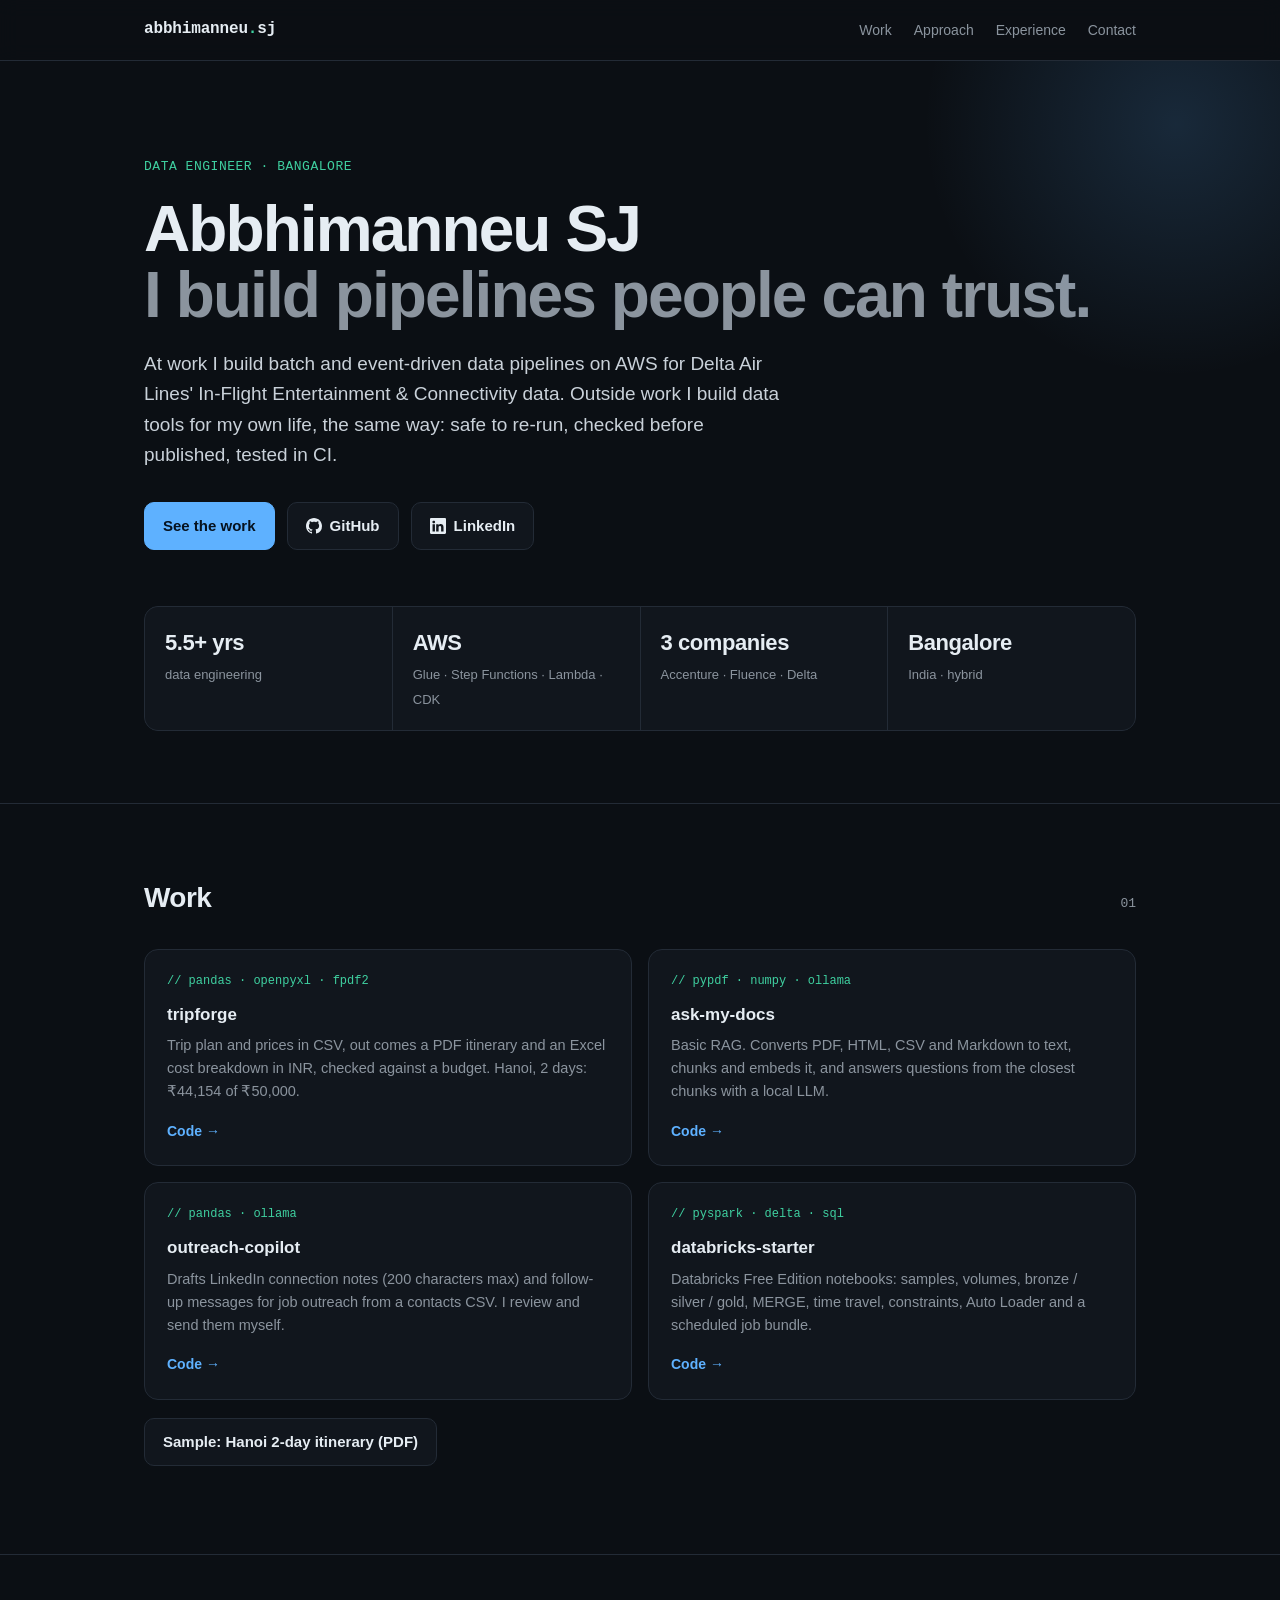
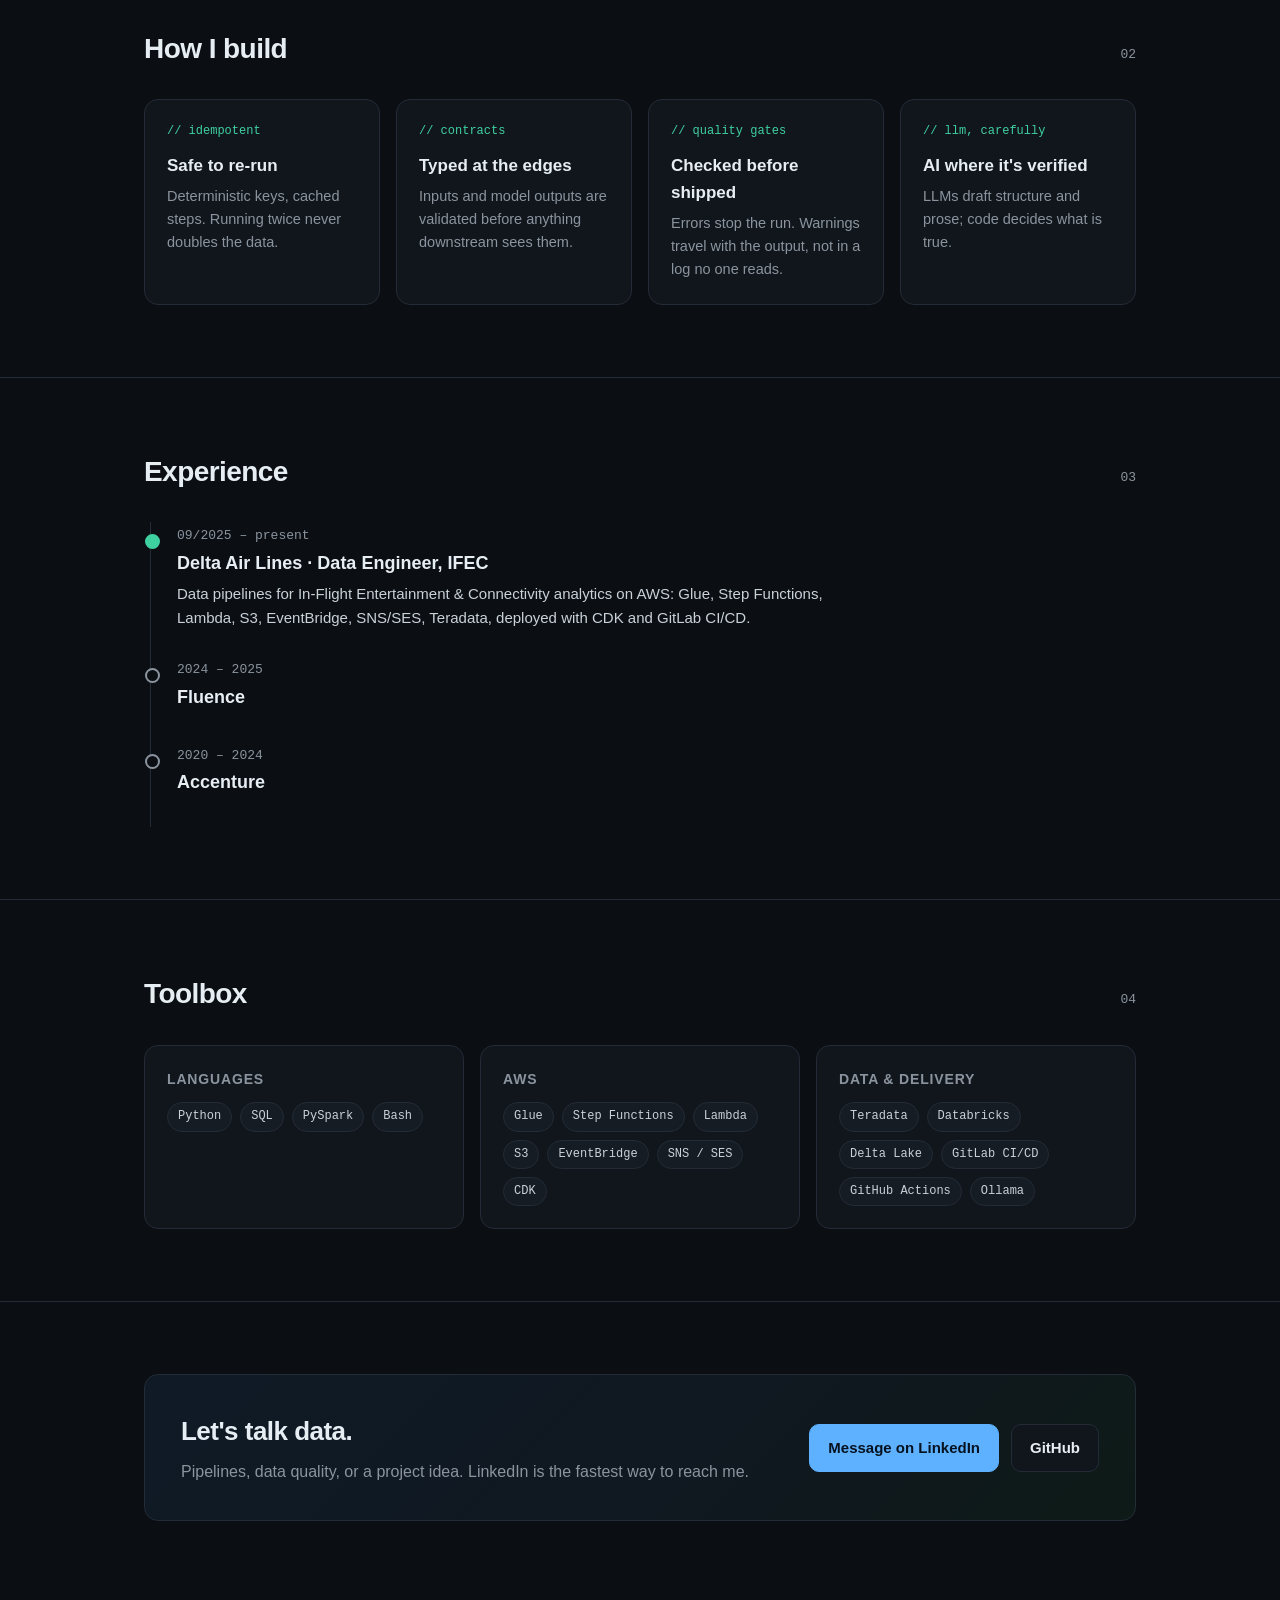
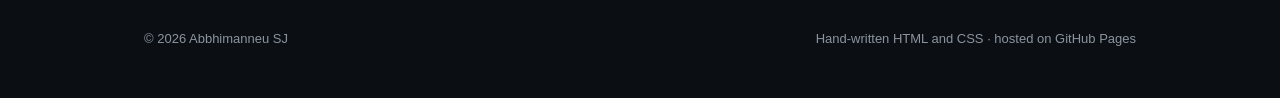
<file: index.html>
<!doctype html>
<html lang="en">
<head>
  <meta charset="utf-8">
  <meta name="viewport" content="width=device-width, initial-scale=1">
  <title>Abbhimanneu SJ · Data Engineer</title>
  <meta name="description" content="Data engineer in Bangalore. AWS pipelines at work; data projects on my own data, built the same way.">
  <meta property="og:title" content="Abbhimanneu SJ · Data Engineer">
  <meta property="og:description" content="Data engineer in Bangalore: AWS pipelines at work, small data projects on my own time.">
    <meta name="theme-color" content="#0b0f14">
  <link rel="icon" href="assets/favicon.svg" type="image/svg+xml">
  <link rel="stylesheet" href="assets/site.css">
</head>
<body>

<nav>
  <div class="wrap">
    <a class="brand" href="#top">abbhimanneu<span>.</span>sj</a>
    <ul>
      <li><a href="#work">Work</a></li>
      <li class="hide-sm"><a href="#approach">Approach</a></li>
      <li class="hide-sm"><a href="#experience">Experience</a></li>
      <li><a href="#contact">Contact</a></li>
    </ul>
  </div>
</nav>

<header class="hero" id="top">
  <div class="wrap">
    <p class="eyebrow">DATA ENGINEER · BANGALORE</p>
    <h1>Abbhimanneu SJ<br><span class="dim">I build pipelines people can trust.</span></h1>
    <p class="lead">
      At work I build batch and event-driven data pipelines on AWS for Delta Air Lines' In-Flight
      Entertainment &amp; Connectivity data. Outside work I build data tools for my own life, the
      same way: safe to re-run, checked before published, tested in CI.
    </p>
    <div class="cta">
      <a class="btn primary" href="#work">See the work</a>
      <a class="btn" href="https://github.com/Abbhimanneu">
        <svg viewBox="0 0 16 16" fill="currentColor" aria-hidden="true"><path d="M8 0C3.58 0 0 3.58 0 8c0 3.54 2.29 6.53 5.47 7.59.4.07.55-.17.55-.38 0-.19-.01-.82-.01-1.49-2.01.37-2.53-.49-2.69-.94-.09-.23-.48-.94-.82-1.13-.28-.15-.68-.52-.01-.53.63-.01 1.08.58 1.23.82.72 1.21 1.87.87 2.33.66.07-.52.28-.87.51-1.07-1.78-.2-3.64-.89-3.64-3.95 0-.87.31-1.59.82-2.15-.08-.2-.36-1.02.08-2.12 0 0 .67-.21 2.2.82.64-.18 1.32-.27 2-.27.68 0 1.36.09 2 .27 1.53-1.04 2.2-.82 2.2-.82.44 1.1.16 1.92.08 2.12.51.56.82 1.27.82 2.15 0 3.07-1.87 3.75-3.65 3.95.29.25.54.73.54 1.48 0 1.07-.01 1.93-.01 2.2 0 .21.15.46.55.38A8.013 8.013 0 0016 8c0-4.42-3.58-8-8-8z"/></svg>
        GitHub
      </a>
      <a class="btn" href="https://www.linkedin.com/in/abbhimanneu">
        <svg viewBox="0 0 16 16" fill="currentColor" aria-hidden="true"><path d="M0 1.15C0 .52.52 0 1.17 0h13.66C15.48 0 16 .52 16 1.15v13.7c0 .63-.52 1.15-1.17 1.15H1.17C.52 16 0 15.48 0 14.85V1.15zm4.94 12.24V6.17H2.54v7.22h2.4zM3.74 5.18c.84 0 1.36-.55 1.36-1.25-.02-.71-.52-1.25-1.34-1.25-.82 0-1.36.54-1.36 1.25 0 .7.52 1.25 1.33 1.25h.01zm2.46 8.21h2.4V9.36c0-.22.02-.43.08-.59.17-.43.57-.88 1.23-.88.87 0 1.21.66 1.21 1.63v3.87h2.4V9.25c0-2.22-1.18-3.25-2.76-3.25-1.28 0-1.85.7-2.17 1.2v.03h-.02l.02-.03V6.17h-2.4c.03.68 0 7.22 0 7.22z"/></svg>
        LinkedIn
      </a>
    </div>

    <div class="facts">
      <div><b>5.5+ yrs</b><span>data engineering</span></div>
      <div><b>AWS</b><span>Glue · Step Functions · Lambda · CDK</span></div>
      <div><b>3 companies</b><span>Accenture · Fluence · Delta</span></div>
      <div><b>Bangalore</b><span>India · hybrid</span></div>
    </div>
  </div>
</header>

<main>
  <section id="work">
    <div class="wrap">
      <div class="sec-head"><h2>Work</h2><span class="num">01</span></div>

      <div class="grid2">
        <a class="card proj" href="https://github.com/Abbhimanneu/Data-works/tree/main/tripforge">
          <div class="ic">// pandas · openpyxl · fpdf2</div>
          <h4>tripforge</h4>
          <p>Trip plan and prices in CSV, out comes a PDF itinerary and an Excel cost breakdown in
            INR, checked against a budget. Hanoi, 2 days: ₹44,154 of ₹50,000.</p>
          <span class="more">Code →</span>
        </a>
        <a class="card proj" href="https://github.com/Abbhimanneu/Data-works/tree/main/ask-my-docs">
          <div class="ic">// pypdf · numpy · ollama</div>
          <h4>ask-my-docs</h4>
          <p>Basic RAG. Converts PDF, HTML, CSV and Markdown to text, chunks and embeds it, and
            answers questions from the closest chunks with a local LLM.</p>
          <span class="more">Code →</span>
        </a>
        <a class="card proj" href="https://github.com/Abbhimanneu/Data-works/tree/main/outreach-copilot">
          <div class="ic">// pandas · ollama</div>
          <h4>outreach-copilot</h4>
          <p>Drafts LinkedIn connection notes (200 characters max) and follow-up messages for job
            outreach from a contacts CSV. I review and send them myself.</p>
          <span class="more">Code →</span>
        </a>
        <a class="card proj" href="https://github.com/Abbhimanneu/Data-works/tree/main/databricks-starter">
          <div class="ic">// pyspark · delta · sql</div>
          <h4>databricks-starter</h4>
          <p>Databricks Free Edition notebooks: samples, volumes, bronze / silver / gold, MERGE,
            time travel, constraints, Auto Loader and a scheduled job bundle.</p>
          <span class="more">Code →</span>
        </a>
      </div>
      <p style="margin-top:18px"><a class="btn" href="assets/vietnam_2day_itinerary.pdf">Sample: Hanoi 2-day itinerary (PDF)</a></p>
    </div>
  </section>

  <section id="approach">
    <div class="wrap">
      <div class="sec-head"><h2>How I build</h2><span class="num">02</span></div>
      <div class="grid4">
        <div class="card"><div class="ic">// idempotent</div><h4>Safe to re-run</h4>
          <p>Deterministic keys, cached steps. Running twice never doubles the data.</p></div>
        <div class="card"><div class="ic">// contracts</div><h4>Typed at the edges</h4>
          <p>Inputs and model outputs are validated before anything downstream sees them.</p></div>
        <div class="card"><div class="ic">// quality gates</div><h4>Checked before shipped</h4>
          <p>Errors stop the run. Warnings travel with the output, not in a log no one reads.</p></div>
        <div class="card"><div class="ic">// llm, carefully</div><h4>AI where it's verified</h4>
          <p>LLMs draft structure and prose; code decides what is true.</p></div>
      </div>
    </div>
  </section>

  <section id="experience">
    <div class="wrap">
      <div class="sec-head"><h2>Experience</h2><span class="num">03</span></div>
      <div class="timeline">
        <div class="tl now">
          <div class="when">09/2025 – present</div>
          <h4>Delta Air Lines · Data Engineer, IFEC</h4>
          <p>Data pipelines for In-Flight Entertainment &amp; Connectivity analytics on AWS:
            Glue, Step Functions, Lambda, S3, EventBridge, SNS/SES, Teradata, deployed with CDK
            and GitLab CI/CD.</p>
        </div>
        <div class="tl">
          <div class="when">2024 – 2025</div>
          <h4>Fluence</h4>
        </div>
        <div class="tl">
          <div class="when">2020 – 2024</div>
          <h4>Accenture</h4>
        </div>
      </div>
    </div>
  </section>

  <section id="stack">
    <div class="wrap">
      <div class="sec-head"><h2>Toolbox</h2><span class="num">04</span></div>
      <div class="stack">
        <div class="card"><h4>Languages</h4>
          <ul class="chips"><li>Python</li><li>SQL</li><li>PySpark</li><li>Bash</li></ul></div>
        <div class="card"><h4>AWS</h4>
          <ul class="chips"><li>Glue</li><li>Step Functions</li><li>Lambda</li><li>S3</li>
            <li>EventBridge</li><li>SNS / SES</li><li>CDK</li></ul></div>
        <div class="card"><h4>Data &amp; delivery</h4>
          <ul class="chips"><li>Teradata</li><li>Databricks</li><li>Delta Lake</li><li>GitLab CI/CD</li>
            <li>GitHub Actions</li><li>Ollama</li></ul></div>
      </div>
    </div>
  </section>

  <section id="contact">
    <div class="wrap">
      <div class="contact">
        <div>
          <h3>Let's talk data.</h3>
          <p>Pipelines, data quality, or a project idea. LinkedIn is the fastest way to reach me.</p>
        </div>
        <div class="cta">
          <a class="btn primary" href="https://www.linkedin.com/in/abbhimanneu">Message on LinkedIn</a>
          <a class="btn" href="https://github.com/Abbhimanneu">GitHub</a>
        </div>
      </div>
    </div>
  </section>
</main>

<footer>
  <div class="wrap">
    <span>© 2026 Abbhimanneu SJ</span>
    <span>Hand-written HTML and CSS · hosted on GitHub Pages</span>
  </div>
</footer>

</body>
</html>
</file>
<file: assets/site.css>
:root {
  --bg: #0b0f14;
  --panel: #11161d;
  --panel-2: #161c24;
  --line: #232b36;
  --text: #e6edf3;
  --muted: #8b949e;
  --accent: #5eb1ff;
  --accent-2: #3fd0a0;
  --radius: 14px;
  --max: 1040px;
  --mono: ui-monospace, "SF Mono", "JetBrains Mono", Menlo, Consolas, monospace;
  --sans: "Inter", ui-sans-serif, -apple-system, "Segoe UI", Roboto, sans-serif;
}

* { box-sizing: border-box; }
html { scroll-behavior: smooth; }
body {
  margin: 0;
  background: var(--bg);
  color: var(--text);
  font: 16px/1.6 var(--sans);
  -webkit-font-smoothing: antialiased;
}
a { color: var(--accent); text-decoration: none; }
a:hover { text-decoration: underline; }
img { max-width: 100%; display: block; }

.wrap { max-width: var(--max); margin: 0 auto; padding: 0 24px; }

/* nav */
nav {
  position: sticky; top: 0; z-index: 10;
  background: rgba(11, 15, 20, .82);
  backdrop-filter: blur(10px);
  border-bottom: 1px solid var(--line);
}
nav .wrap { display: flex; align-items: center; justify-content: space-between; height: 60px; }
nav .brand { font-family: var(--mono); font-weight: 600; color: var(--text); letter-spacing: -.01em; }
nav .brand span { color: var(--accent-2); }
nav ul { display: flex; gap: 22px; list-style: none; margin: 0; padding: 0; }
nav ul a { color: var(--muted); font-size: 14px; }
nav ul a:hover { color: var(--text); text-decoration: none; }

/* hero */
.hero { padding: 96px 0 72px; position: relative; overflow: hidden; }
.hero::before {
  content: ""; position: absolute; inset: -40% -20% auto auto; width: 720px; height: 720px;
  background: radial-gradient(closest-side, rgba(94, 177, 255, .16), transparent 70%);
  pointer-events: none;
}
.eyebrow {
  font-family: var(--mono); font-size: 13px; color: var(--accent-2);
  letter-spacing: .04em; margin: 0 0 18px;
}
.hero h1 {
  font-size: clamp(38px, 6vw, 64px); line-height: 1.04; letter-spacing: -.03em;
  margin: 0 0 20px; font-weight: 700;
}
.hero h1 .dim { color: var(--muted); font-weight: 600; }
.hero p.lead { font-size: 19px; color: #c9d1d9; max-width: 640px; margin: 0 0 32px; }
.cta { display: flex; flex-wrap: wrap; gap: 12px; }
.btn {
  display: inline-flex; align-items: center; gap: 8px; padding: 11px 18px; border-radius: 10px;
  font-size: 15px; font-weight: 600; border: 1px solid var(--line); color: var(--text);
  background: var(--panel);
}
.btn:hover { text-decoration: none; border-color: #3a4554; }
.btn.primary { background: var(--accent); border-color: var(--accent); color: #06121f; }
.btn.primary:hover { filter: brightness(1.08); }
.btn svg { width: 16px; height: 16px; }

.facts {
  display: grid; grid-template-columns: repeat(4, 1fr); gap: 1px; margin-top: 56px;
  background: var(--line); border: 1px solid var(--line); border-radius: var(--radius);
  overflow: hidden;
}
.facts div { background: var(--panel); padding: 18px 20px; }
.facts b { display: block; font-size: 22px; letter-spacing: -.02em; }
.facts span { color: var(--muted); font-size: 13px; }

/* sections */
section { padding: 72px 0; border-top: 1px solid var(--line); }
.sec-head { display: flex; align-items: baseline; justify-content: space-between; gap: 16px;
  margin-bottom: 28px; }
.sec-head h2 { font-size: 28px; letter-spacing: -.02em; margin: 0; }
.sec-head .num { font-family: var(--mono); color: var(--muted); font-size: 13px; }

/* featured project */
.feature {
  display: grid; grid-template-columns: 1.05fr 1fr; gap: 0;
  background: var(--panel); border: 1px solid var(--line); border-radius: var(--radius);
  overflow: hidden;
}
.feature .body { padding: 32px; }
.feature .tag { font-family: var(--mono); font-size: 12px; color: var(--accent-2); }
.feature h3 { font-size: 30px; margin: 6px 0 10px; letter-spacing: -.02em; }
.feature p { color: #c9d1d9; margin: 0 0 18px; }
.feature .shot { background: #0d1117; border-left: 1px solid var(--line); display: flex;
  align-items: center; padding: 18px; }
.feature .shot img { border-radius: 8px; border: 1px solid var(--line); }

.quote {
  font-family: var(--mono); font-size: 13px; background: #0d1117; border: 1px solid var(--line);
  border-radius: 10px; padding: 12px 14px; color: #c9d1d9; margin: 0 0 18px;
}
.quote .k { color: var(--muted); }

.steps { list-style: none; padding: 0; margin: 0 0 22px; counter-reset: s; }
.steps li { counter-increment: s; display: grid; grid-template-columns: 28px 1fr; gap: 10px;
  padding: 7px 0; color: #c9d1d9; font-size: 15px; }
.steps li::before {
  content: counter(s); font-family: var(--mono); font-size: 12px; color: var(--accent);
  border: 1px solid var(--line); border-radius: 50%; width: 22px; height: 22px;
  display: grid; place-items: center; margin-top: 2px;
}
.steps b { color: var(--text); font-weight: 600; }

.chips { display: flex; flex-wrap: wrap; gap: 8px; margin: 0 0 22px; padding: 0; list-style: none; }
.chips li { font-family: var(--mono); font-size: 12px; color: #c9d1d9; background: var(--panel-2);
  border: 1px solid var(--line); border-radius: 999px; padding: 4px 10px; }

.links { display: flex; flex-wrap: wrap; gap: 10px; }

.grid2 { display: grid; grid-template-columns: 1fr 1fr; gap: 16px; }
.card.proj { display: block; color: var(--text); transition: border-color .15s; }
.card.proj:hover { text-decoration: none; border-color: #3a4554; }
.card.proj p { margin-bottom: 14px; }
.card .more { font-size: 14px; color: var(--accent); font-weight: 600; }

/* principles */
.grid4 { display: grid; grid-template-columns: repeat(4, 1fr); gap: 16px; }
.card { background: var(--panel); border: 1px solid var(--line); border-radius: var(--radius);
  padding: 22px; }
.card .ic { font-family: var(--mono); font-size: 12px; color: var(--accent-2); margin-bottom: 10px; }
.card h4 { margin: 0 0 6px; font-size: 17px; }
.card p { margin: 0; color: var(--muted); font-size: 14.5px; }

/* timeline */
.timeline { border-left: 1px solid var(--line); margin-left: 6px; padding-left: 26px; }
.tl { position: relative; padding: 4px 0 26px; }
.tl::before { content: ""; position: absolute; left: -32px; top: 12px; width: 11px; height: 11px;
  border-radius: 50%; background: var(--bg); border: 2px solid var(--muted); }
.tl.now::before { border-color: var(--accent-2); background: var(--accent-2); }
.tl .when { font-family: var(--mono); font-size: 13px; color: var(--muted); }
.tl h4 { margin: 2px 0 4px; font-size: 18px; }
.tl p { margin: 0; color: #c9d1d9; font-size: 15px; max-width: 680px; }

/* stack */
.stack { display: grid; grid-template-columns: repeat(3, 1fr); gap: 16px; }
.stack .card h4 { font-size: 14px; color: var(--muted); font-weight: 600; text-transform: uppercase;
  letter-spacing: .06em; margin-bottom: 12px; }
.stack .chips { margin: 0; }

/* contact */
.contact { display: flex; flex-wrap: wrap; align-items: center; justify-content: space-between;
  gap: 24px; background: linear-gradient(135deg, #0f1a26, #101820 60%, #0e1a17);
  border: 1px solid var(--line); border-radius: var(--radius); padding: 36px; }
.contact h3 { margin: 0 0 6px; font-size: 26px; letter-spacing: -.02em; }
.contact p { margin: 0; color: var(--muted); }

footer { padding: 36px 0 48px; color: var(--muted); font-size: 13px; }
footer .wrap { display: flex; justify-content: space-between; flex-wrap: wrap; gap: 12px; }

/* article page */
.article { max-width: 760px; margin: 0 auto; padding: 64px 24px 24px; }
.article h1 { font-size: clamp(32px, 5vw, 46px); letter-spacing: -.03em; line-height: 1.1;
  margin: 8px 0 14px; }
.article .meta { color: var(--muted); font-size: 14px; margin-bottom: 32px; }
.article h2 { font-size: 22px; margin: 44px 0 12px; letter-spacing: -.01em; }
.article p, .article li { color: #c9d1d9; }
.article code { font-family: var(--mono); font-size: 13.5px; background: var(--panel-2);
  border: 1px solid var(--line); border-radius: 6px; padding: 1px 6px; }
.article pre { background: #0d1117; border: 1px solid var(--line); border-radius: 10px;
  padding: 16px; overflow-x: auto; font: 13px/1.55 var(--mono); color: #c9d1d9; }
.article pre code { background: none; border: 0; padding: 0; }
.article table { width: 100%; border-collapse: collapse; font-size: 14.5px; margin: 8px 0 8px; }
.article th, .article td { text-align: left; padding: 9px 10px; border-bottom: 1px solid var(--line);
  vertical-align: top; }
.article th { color: var(--muted); font-weight: 600; font-size: 13px; }
.article figure { margin: 24px 0; }
.article figcaption { color: var(--muted); font-size: 13px; margin-top: 8px; }
.back { font-size: 14px; color: var(--muted); }

@media (max-width: 860px) {
  .feature { grid-template-columns: 1fr; }
  .feature .shot { border-left: 0; border-top: 1px solid var(--line); }
  .grid4 { grid-template-columns: 1fr 1fr; }
  .grid2 { grid-template-columns: 1fr; }
  .stack { grid-template-columns: 1fr; }
  .facts { grid-template-columns: 1fr 1fr; }
  nav ul { gap: 14px; }
}
@media (max-width: 520px) {
  .grid4 { grid-template-columns: 1fr; }
  nav ul li.hide-sm { display: none; }
  .hero { padding: 64px 0 48px; }
}
</file>
